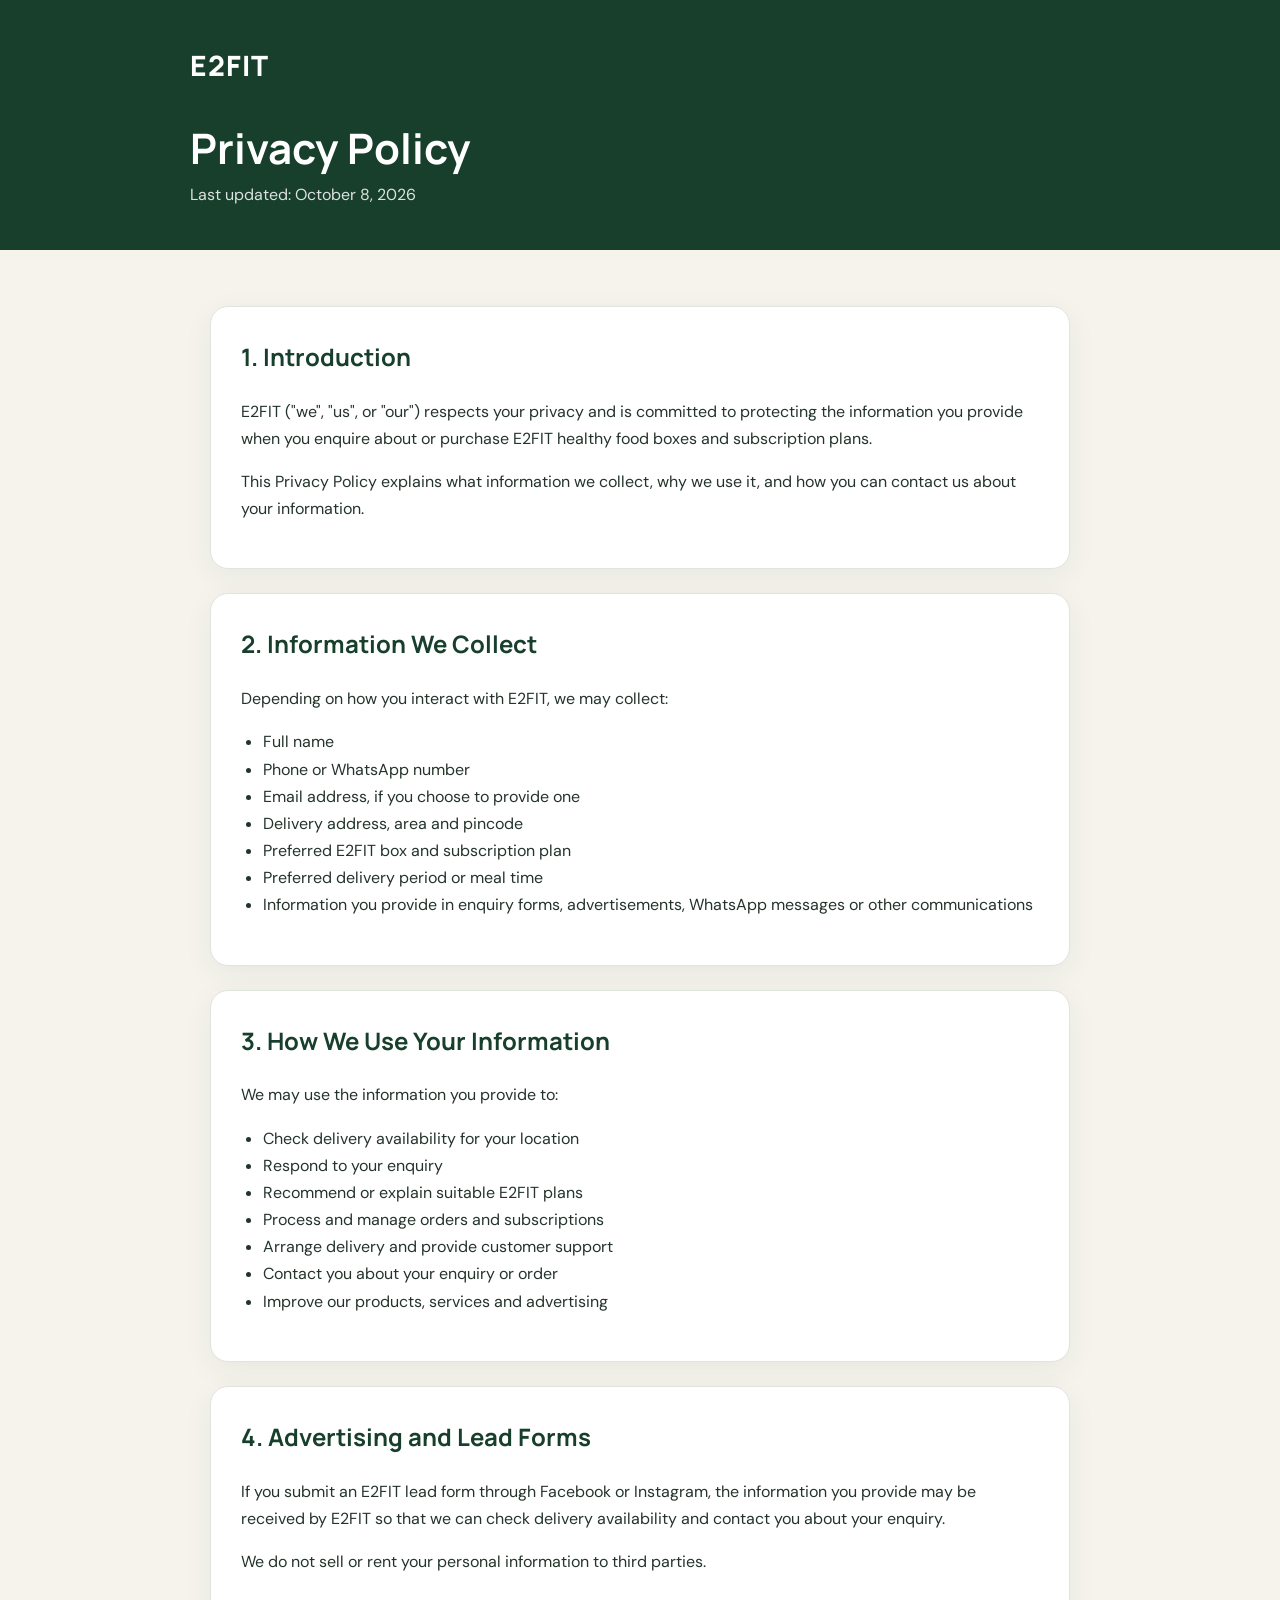
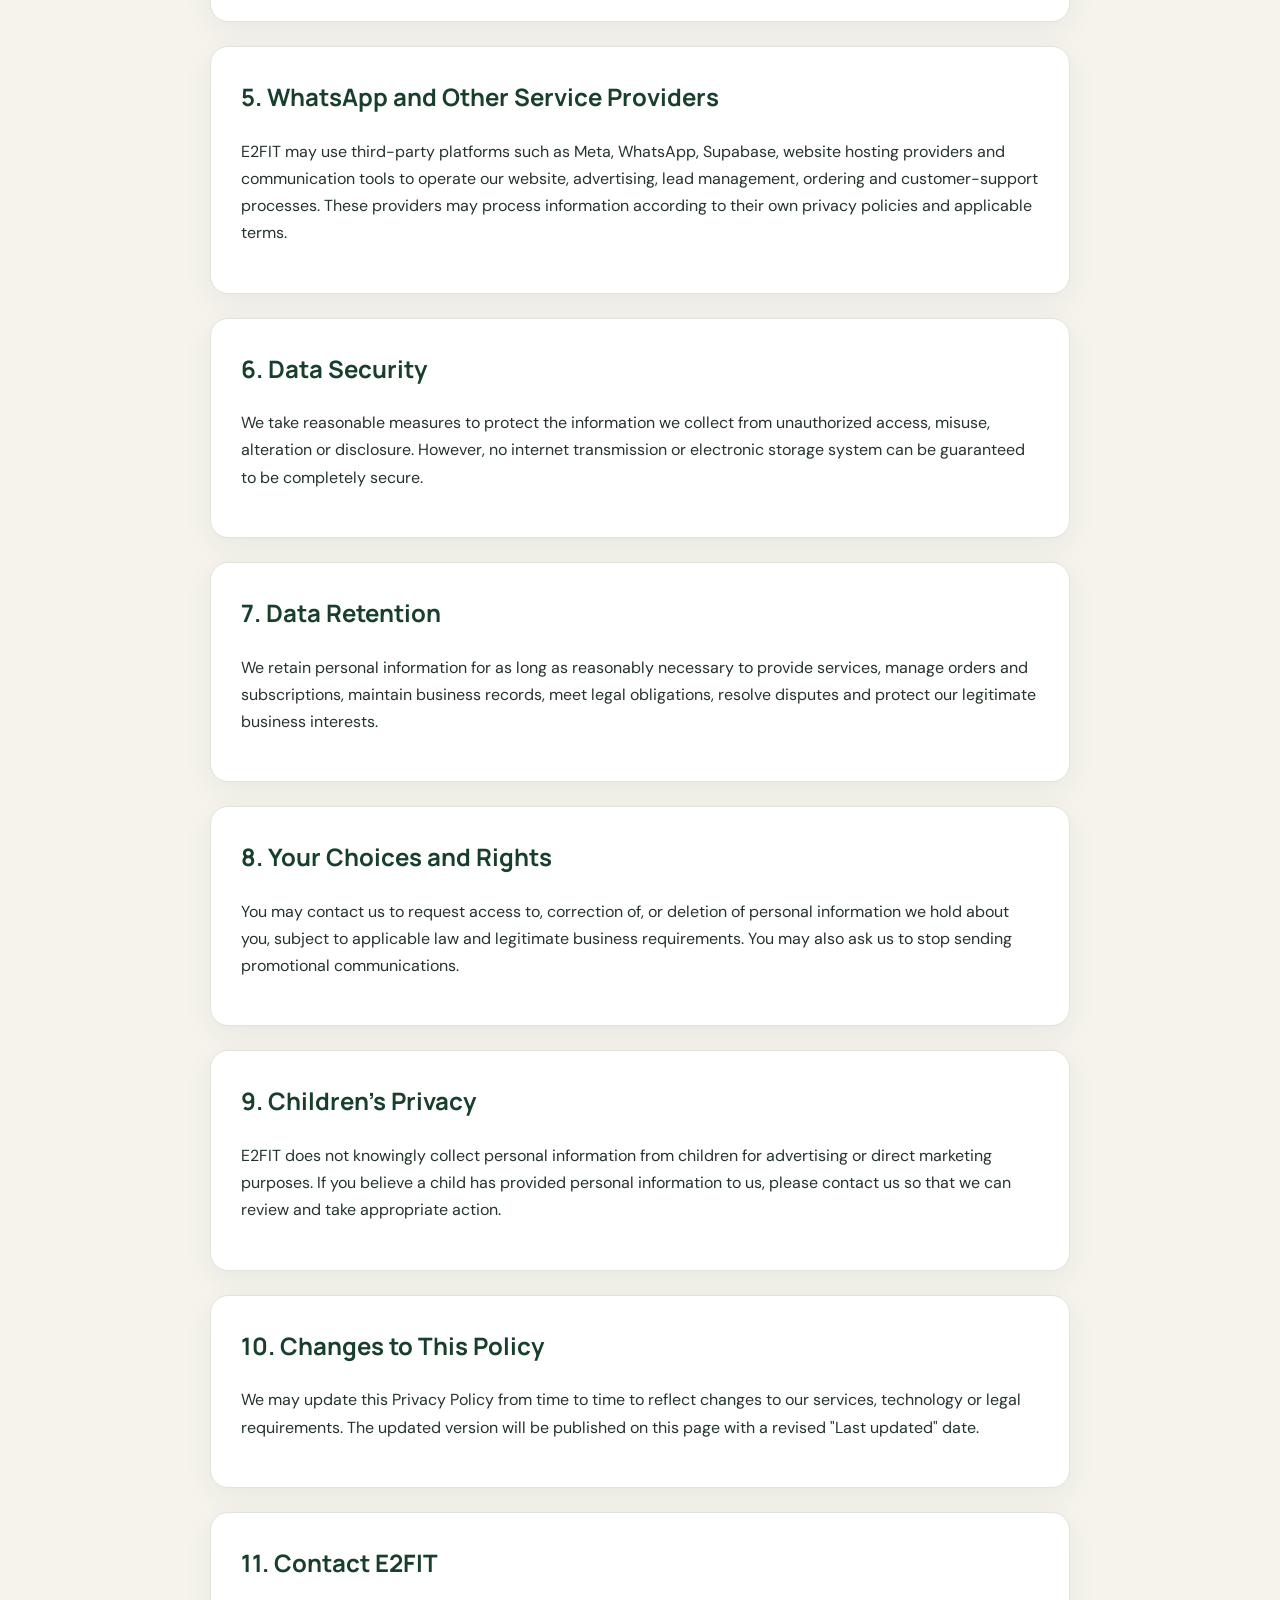
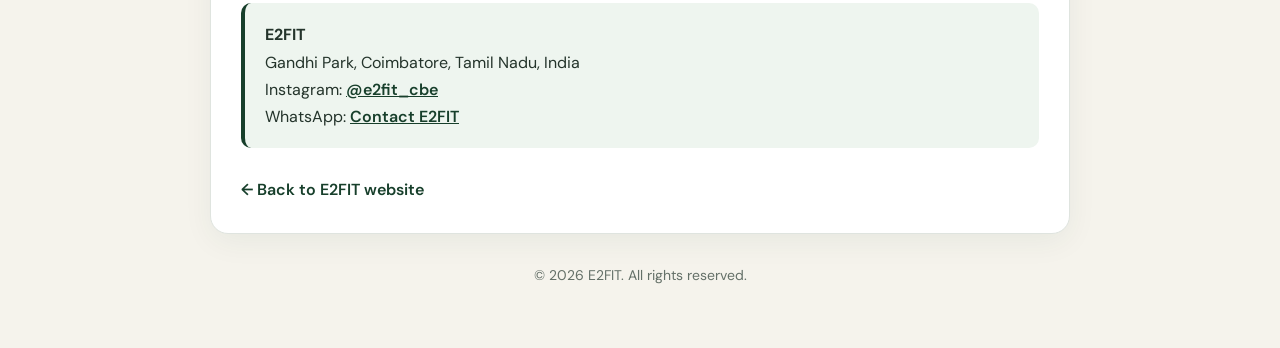
<file: privacy-policy.html>
<!DOCTYPE html>
<html lang="en">
<head>
<meta charset="UTF-8">
<meta name="viewport" content="width=device-width, initial-scale=1.0">
<meta name="description" content="E2FIT Privacy Policy - How E2FIT collects, uses and protects customer information.">
<title>E2FIT | Privacy Policy</title>
<link rel="preconnect" href="https://fonts.googleapis.com">
<link rel="preconnect" href="https://fonts.gstatic.com" crossorigin>
<link href="https://fonts.googleapis.com/css2?family=DM+Sans:wght@400;500;600;700&family=Manrope:wght@600;700;800&display=swap" rel="stylesheet">
<style>
:root{--green:#173f2b;--light:#f5f3ec;--text:#24342b;--muted:#647068;--border:#dfe4df}
*{box-sizing:border-box}body{margin:0;background:var(--light);color:var(--text);font-family:"DM Sans",sans-serif;line-height:1.7}
.container{max-width:900px;margin:0 auto;padding:32px 20px 60px}
.header{background:var(--green);color:#fff;padding:42px 20px}
.header-inner{max-width:900px;margin:auto}
.logo{font-family:Manrope,sans-serif;font-weight:800;font-size:28px;letter-spacing:.04em}
.header h1{font-family:Manrope,sans-serif;font-size:42px;line-height:1.1;margin:35px 0 10px}
.header p{margin:0;opacity:.85}.card{background:#fff;border:1px solid var(--border);border-radius:18px;padding:30px;margin-top:24px;box-shadow:0 8px 30px rgba(23,63,43,.06)}
h2{font-family:Manrope,sans-serif;color:var(--green);margin-top:0;font-size:24px}
h3{font-family:Manrope,sans-serif;color:var(--green);font-size:18px}
ul{padding-left:22px}.contact{background:#eef5ef;border-left:4px solid var(--green);padding:18px 20px;border-radius:10px}
a{color:var(--green);font-weight:600}.back{display:inline-block;margin-top:28px;text-decoration:none}
.footer{text-align:center;color:var(--muted);font-size:14px;margin-top:30px}
</style>
</head>
<body>
<header class="header">
  <div class="header-inner">
    <div class="logo">E2FIT</div>
    <h1>Privacy Policy</h1>
    <p>Last updated: October 8, 2026</p>
  </div>
</header>
<main class="container">
<section class="card">
<h2>1. Introduction</h2>
<p>E2FIT ("we", "us", or "our") respects your privacy and is committed to protecting the information you provide when you enquire about or purchase E2FIT healthy food boxes and subscription plans.</p>
<p>This Privacy Policy explains what information we collect, why we use it, and how you can contact us about your information.</p>
</section>

<section class="card">
<h2>2. Information We Collect</h2>
<p>Depending on how you interact with E2FIT, we may collect:</p>
<ul>
<li>Full name</li>
<li>Phone or WhatsApp number</li>
<li>Email address, if you choose to provide one</li>
<li>Delivery address, area and pincode</li>
<li>Preferred E2FIT box and subscription plan</li>
<li>Preferred delivery period or meal time</li>
<li>Information you provide in enquiry forms, advertisements, WhatsApp messages or other communications</li>
</ul>
</section>

<section class="card">
<h2>3. How We Use Your Information</h2>
<p>We may use the information you provide to:</p>
<ul>
<li>Check delivery availability for your location</li>
<li>Respond to your enquiry</li>
<li>Recommend or explain suitable E2FIT plans</li>
<li>Process and manage orders and subscriptions</li>
<li>Arrange delivery and provide customer support</li>
<li>Contact you about your enquiry or order</li>
<li>Improve our products, services and advertising</li>
</ul>
</section>

<section class="card">
<h2>4. Advertising and Lead Forms</h2>
<p>If you submit an E2FIT lead form through Facebook or Instagram, the information you provide may be received by E2FIT so that we can check delivery availability and contact you about your enquiry.</p>
<p>We do not sell or rent your personal information to third parties.</p>
</section>

<section class="card">
<h2>5. WhatsApp and Other Service Providers</h2>
<p>E2FIT may use third-party platforms such as Meta, WhatsApp, Supabase, website hosting providers and communication tools to operate our website, advertising, lead management, ordering and customer-support processes. These providers may process information according to their own privacy policies and applicable terms.</p>
</section>

<section class="card">
<h2>6. Data Security</h2>
<p>We take reasonable measures to protect the information we collect from unauthorized access, misuse, alteration or disclosure. However, no internet transmission or electronic storage system can be guaranteed to be completely secure.</p>
</section>

<section class="card">
<h2>7. Data Retention</h2>
<p>We retain personal information for as long as reasonably necessary to provide services, manage orders and subscriptions, maintain business records, meet legal obligations, resolve disputes and protect our legitimate business interests.</p>
</section>

<section class="card">
<h2>8. Your Choices and Rights</h2>
<p>You may contact us to request access to, correction of, or deletion of personal information we hold about you, subject to applicable law and legitimate business requirements. You may also ask us to stop sending promotional communications.</p>
</section>

<section class="card">
<h2>9. Children's Privacy</h2>
<p>E2FIT does not knowingly collect personal information from children for advertising or direct marketing purposes. If you believe a child has provided personal information to us, please contact us so that we can review and take appropriate action.</p>
</section>

<section class="card">
<h2>10. Changes to This Policy</h2>
<p>We may update this Privacy Policy from time to time to reflect changes to our services, technology or legal requirements. The updated version will be published on this page with a revised "Last updated" date.</p>
</section>

<section class="card">
<h2>11. Contact E2FIT</h2>
<div class="contact">
<strong>E2FIT</strong><br>
Gandhi Park, Coimbatore, Tamil Nadu, India<br>
Instagram: <a href="https://instagram.com/e2fit_cbe" target="_blank" rel="noopener">@e2fit_cbe</a><br>
WhatsApp: <a href="https://wa.me/917904894446" target="_blank" rel="noopener">Contact E2FIT</a>
</div>
<a class="back" href="index.html">← Back to E2FIT website</a>
</section>

<div class="footer">© 2026 E2FIT. All rights reserved.</div>
</main>
</body>
</html>
</file>
